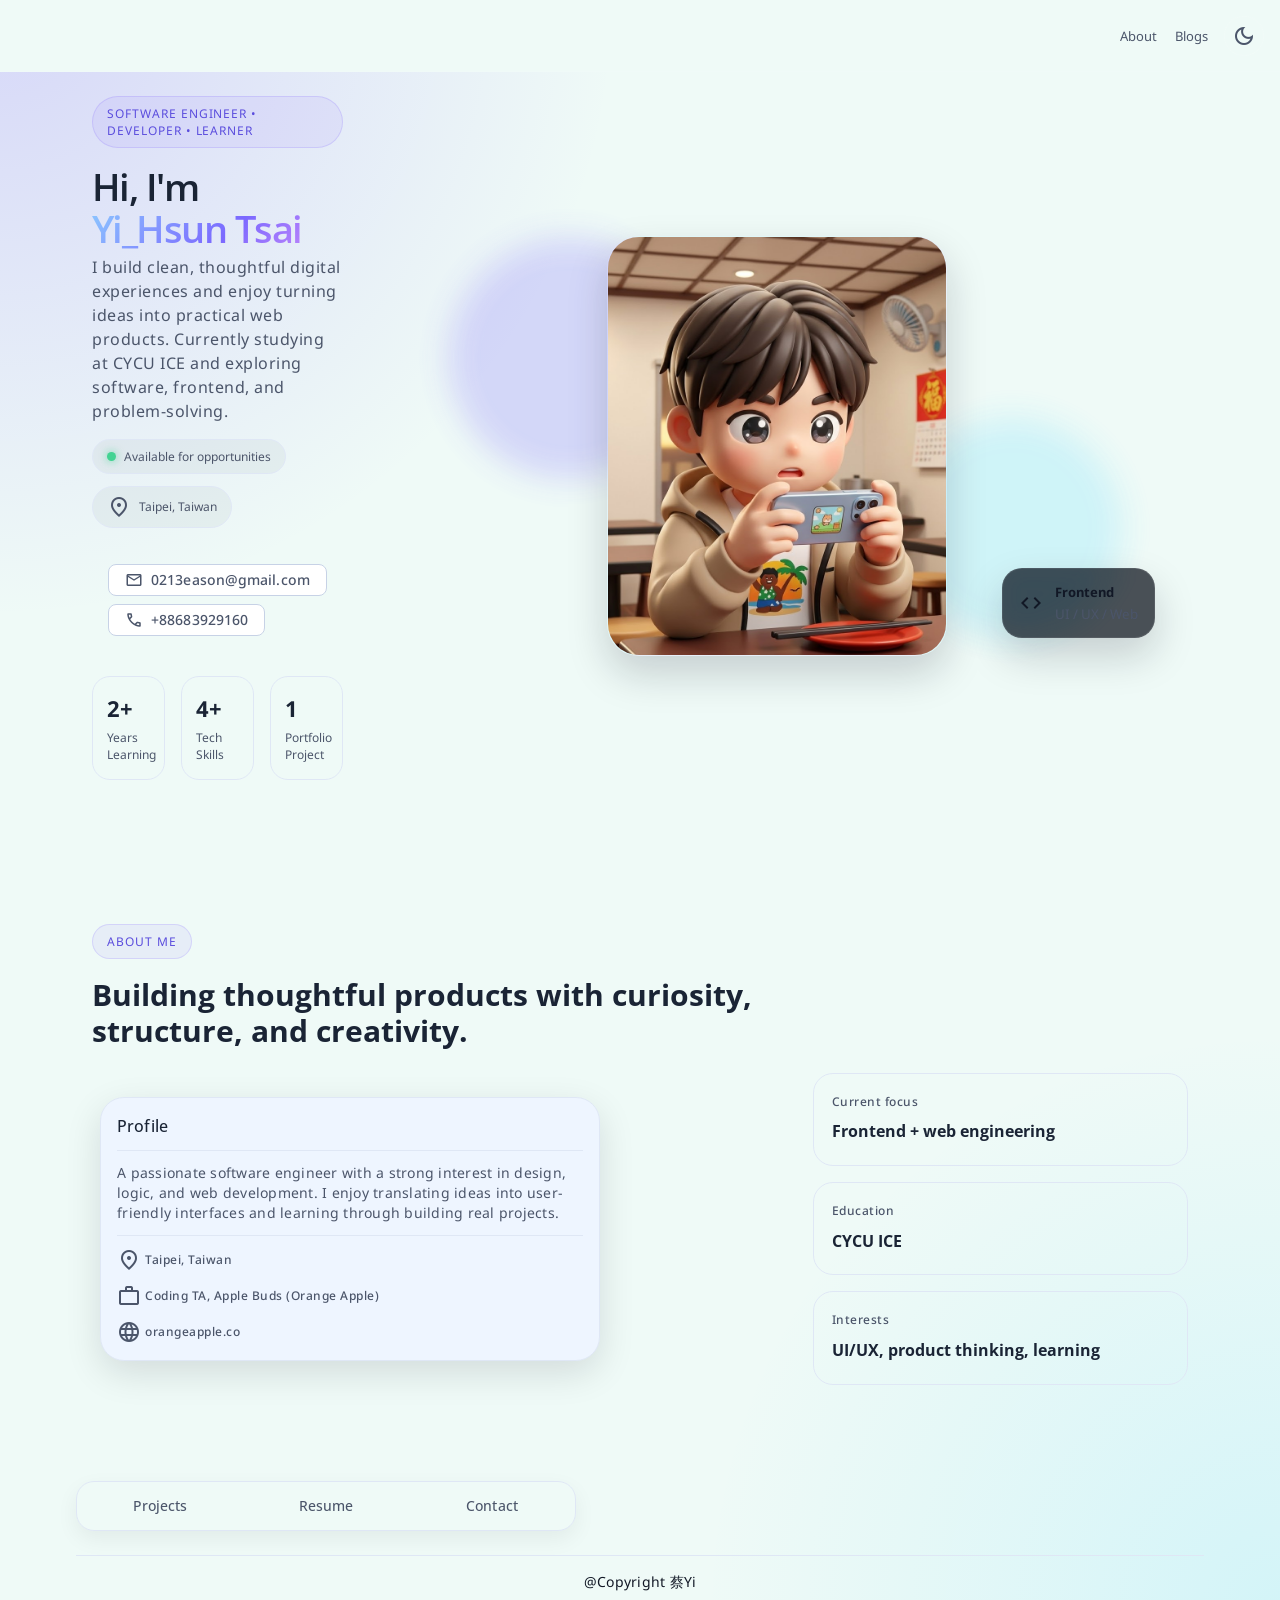
<file: index.html>
<!DOCTYPE html>
<html lang="en" data-theme="dark">

<head>
    <meta charset="UTF-8">
    <meta name="viewport" content="width=device-width, initial-scale=1.0">
    <title>Yi_Hsun Tsai | Personal Portfolio</title>
    <meta name="title" content="Yi_Hsun Tsai | Personal Portfolio">
    <meta name="description" content="Personal portfolio website for Yi_Hsun Tsai, software engineer and developer.">
    <link rel="shortcut icon" href="favicon.svg" type="image/svg+xml">
    <link rel="preconnect" href="https://fonts.googleapis.com">
    <link rel="preconnect" href="https://fonts.gstatic.com" crossorigin>
    <link href="https://fonts.googleapis.com/css2?family=Noto+Sans:wght@400;500;700&family=Open+Sans:wght@400;500;600;700&display=swap" rel="stylesheet">
    <link rel="stylesheet" href="https://fonts.googleapis.com/css2?family=Material+Symbols+Outlined:opsz,wght,FILL,GRAD@24,400,0,0" />
    <link rel="stylesheet" href="./css/style.css">
</head>

<body>
    <header class="topbar">
        <nav class="site-nav" aria-label="Main navigation">
            <a href="#about">About</a>
            <a href="./blogs.html">Blogs</a>
        </nav>

        <button class="icon-btn theme-btn" data-theme-btn aria-label="Toggle theme">
            <span class="material-symbols-outlined dark" aria-hidden="true">dark_mode</span>
            <span class="material-symbols-outlined light" aria-hidden="true">light_mode</span>
            <div class="state-layer"></div>
        </button>
    </header>

    <main>
        <article>
            <section class="section hero">
                <div class="container hero-shell">
                    <div class="hero-copy reveal">
                        <span class="eyebrow">Software Engineer • Developer • Learner</span>
                        <h1 class="display-small">Hi, I'm <span>Yi_Hsun Tsai</span></h1>
                        <p class="body-large section-text">
                            I build clean, thoughtful digital experiences and enjoy turning ideas into practical web products.
                            Currently studying at CYCU ICE and exploring software, frontend, and problem-solving.
                        </p>

                        <div class="hero-meta">
                            <span class="status-pill"><i class="dot"></i>Available for opportunities</span>
                            <span class="location-pill"><span class="material-symbols-outlined">location_on</span>Taipei, Taiwan</span>
                        </div>

                        <div class="btn-wrapper">
                            <a href="mailto:0213eason@gmail.com" class="chip">
                                <span class="material-symbols-outlined" aria-hidden="true">mail</span>
                                <span class="label-large">0213eason@gmail.com</span>
                                <div class="state-layer"></div>
                            </a>

                            <a href="tel:+88683929160" class="chip">
                                <span class="material-symbols-outlined" aria-hidden="true">call</span>
                                <span class="label-large">+88683929160</span>
                                <div class="state-layer"></div>
                            </a>
                        </div>

                        <ul class="quick-stats" aria-label="Quick stats">
                            <li>
                                <strong>2+</strong>
                                <span>Years Learning</span>
                            </li>
                            <li>
                                <strong>4+</strong>
                                <span>Tech Skills</span>
                            </li>
                            <li>
                                <strong>1</strong>
                                <span>Portfolio Project</span>
                            </li>
                        </ul>
                    </div>

                    <div class="hero-visual reveal">
                        <div class="orb orb-one"></div>
                        <div class="orb orb-two"></div>

                        <figure class="profile-card img-holder" style="--width: 340; --height: 420;">
                            <img src="./assets/images/myself_gimini.png" width="340" height="420" alt="Yi_Hsun Tsai" class="img-cover">
                        </figure>

                        <div class="floating-card card-small">
                            <span class="material-symbols-outlined" aria-hidden="true">code</span>
                            <div>
                                <strong>Frontend</strong>
                                <small>UI / UX / Web</small>
                            </div>
                        </div>
                    </div>
                </div>
            </section>

            <section id="about" class="section about-section">
                <div class="container">
                    <div class="section-heading reveal">
                        <span class="eyebrow">About Me</span>
                        <h2>Building thoughtful products with curiosity, structure, and creativity.</h2>
                    </div>

                    <div class="about-grid">
                        <div class="about-card reveal">
                            <h3 class="card-title title-medium">Profile</h3>
                            <p class="body-medium card-text">
                                A passionate software engineer with a strong interest in design, logic, and web development.
                                I enjoy translating ideas into user-friendly interfaces and learning through building real projects.
                            </p>

                            <ul class="about-list">
                                <li class="list-item">
                                    <span class="material-symbols-outlined" aria-hidden="true">location_on</span>
                                    <span class="label-medium">Taipei, Taiwan</span>
                                </li>
                                <li class="list-item">
                                    <span class="material-symbols-outlined" aria-hidden="true">work</span>
                                    <span class="label-medium">Coding TA, Apple Buds (Orange Apple)</span>
                                </li>
                                <li class="list-item">
                                    <span class="material-symbols-outlined" aria-hidden="true">language</span>
                                    <a href="https://orangeapple.co" class="label-medium">orangeapple.co</a>
                                </li>
                            </ul>
                        </div>

                        <div class="info-stack reveal">
                            <div class="info-card">
                                <span class="label-medium">Current focus</span>
                                <strong>Frontend + web engineering</strong>
                            </div>
                            <div class="info-card">
                                <span class="label-medium">Education</span>
                                <strong>CYCU ICE</strong>
                            </div>
                            <div class="info-card">
                                <span class="label-medium">Interests</span>
                                <strong>UI/UX, product thinking, learning</strong>
                            </div>
                        </div>
                    </div>
                </div>
            </section>

            <div class="article">
                <div>
                    <div class="primary-tabs reveal">
                        <button class="tab-btn" data-tab-btn="project">
                            <span class="tab-text title-small">Projects</span>
                            <div class="state-layer"></div>
                        </button>

                        <button class="tab-btn" data-tab-btn="resume">
                            <span class="tab-text title-small">Resume</span>
                            <div class="state-layer"></div>
                        </button>

                        <button class="tab-btn" data-tab-btn="contact">
                            <span class="tab-text title-small">Contact</span>
                            <div class="state-layer"></div>
                        </button>
                    </div>

                    <section id="projects" class="section tab-content" data-tab-content="project">
                        <div class="container">
                            <div class="section-heading project-heading reveal">
                                <span class="eyebrow">Featured Work</span>
                                <h2>Projects that combine learning, design, and practice.</h2>
                            </div>

                            <div class="project-list reveal">
                                <article class="card project-card">
                                    <figure class="card-banner img-holder" style="--width: 334; --height: 180;">
                                        <img src="./assets/images/project1.png" alt="Learning Web project" width="334" height="180" class="img-cover">
                                    </figure>
                                    <div class="card-content">
                                        <span class="label-large card-subtitle">Python Learning Web</span>
                                        <h3 class="title-large card-title">Learning_WEB</h3>
                                        <p class="body-medium card-text">A learning-oriented web project focused on simplifying coding concepts and encouraging self-study.</p>
                                    </div>
                                    <div class="project-meta">
                                        <span>HTML</span>
                                        <span>CSS</span>
                                        <span>JavaScript</span>
                                    </div>
                                    <a href="https://sites.google.com/d/17wIbK1n2WZLHs8DKaTL-RaWLem4tWsj2/p/1V8dNPVkJ26cA5-T7j4h91dYS1qDr-lkd/edit" class="state-layer" aria-label="Open Learning_WEB project"></a>
                                </article>

                                <article class="card project-card muted-card reveal">
                                    <div class="card-content">
                                        <span class="label-large card-subtitle">In progress</span>
                                        <h3 class="title-large card-title">Portfolio Evolution</h3>
                                        <p class="body-medium card-text">A modern personal website designed to showcase projects, skills, and personality in a cleaner visual language.</p>
                                    </div>
                                    <div class="project-meta">
                                        <span>Design</span>
                                        <span>UI</span>
                                        <span>Animation</span>
                                    </div>
                                </article>

                                <article class="card project-card muted-card reveal">
                                    <div class="card-content">
                                        <span class="label-large card-subtitle">Next up</span>
                                        <h3 class="title-large card-title">Product & App Ideas</h3>
                                        <p class="body-medium card-text">Exploring practical app concepts and interactive user experiences driven by real-world problems.</p>
                                    </div>
                                    <div class="project-meta">
                                        <span>UX</span>
                                        <span>Testing</span>
                                        <span>Build</span>
                                    </div>
                                </article>
                            </div>
                        </div>
                    </section>

                    <section class="section tab-content resume-tab" data-tab-content="resume">
                        <div class="container">
                            <div class="section-heading reveal">
                                <span class="eyebrow">Experience</span>
                                <h2>Learning through practice, service, and mentoring.</h2>
                            </div>

                            <ul class="experience-list reveal">
                                <li class="resume-item">
                                    <div class="resume-card">
                                        <p class="body-large">Coding TA, Apple Buds, Inc (Orange Apple)</p>
                                        <span class="label-medium card-subtitle">11/2025 - Present</span>
                                        <span class="body-medium card-text">Assisted in programming education and guided students through hands-on coding practice and logic development.</span>
                                    </div>
                                </li>

                                <li class="resume-item">
                                    <div class="resume-card">
                                        <p class="body-large">Store Associate, 7-ELEVEn (Taiwan)</p>
                                        <span class="label-medium card-subtitle">07/2024 - 09/2024</span>
                                        <span class="body-medium card-text">Managed fast-paced customer service, multi-tasking, and operational efficiency in a high-pressure environment.</span>
                                    </div>
                                </li>
                            </ul>

                            <div class="education-block reveal">
                                <h2 class="section-title title-small">Education</h2>
                                <ul class="list">
                                    <li class="resume-item">
                                        <div class="resume-card">
                                            <p class="body-large">Department of Information and Computer Engineering, Chung Yuan Christian University (Taiwan)</p>
                                            <span class="label-medium card-subtitle">2024 - 2028</span>
                                        </div>
                                    </li>

                                    <li class="resume-item">
                                        <div class="resume-card">
                                            <p class="body-large">Taipei Municipal Neihu Senior High School (Taiwan)</p>
                                            <span class="label-medium card-subtitle">2021 - 2024</span>
                                        </div>
                                    </li>

                                    <li class="resume-item">
                                        <div class="resume-card">
                                            <p class="body-large">Huaxing High School (Taiwan)</p>
                                            <span class="label-medium card-subtitle">2018 - 2021</span>
                                        </div>
                                    </li>
                                </ul>
                            </div>

                            <div class="skills-block reveal">
                                <h2 class="section-title title-small">Skills and Technologies</h2>
                                <ul class="resume-bottom-list">
                                    <li class="resume-bottom-item"><img src="./assets/images/c++.png" width="30" height="30" loading="lazy" alt="C++" class="icon"><span class="label-medium">C++</span></li>
                                    <li class="resume-bottom-item"><img src="./assets/images/html5.svg" width="28" height="28" loading="lazy" alt="HTML5" class="icon"><span class="label-medium">HTML5</span></li>
                                    <li class="resume-bottom-item"><img src="./assets/images/css3.svg" width="28" height="28" loading="lazy" alt="CSS3" class="icon"><span class="label-medium">CSS3</span></li>
                                    <li class="resume-bottom-item"><img src="./assets/images/javascript.svg" width="28" height="28" loading="lazy" alt="JavaScript" class="icon"><span class="label-medium">JavaScript</span></li>
                                    <li class="resume-bottom-item"><img src="./assets/images/python.png" width="28" height="28" loading="lazy" alt="Python" class="icon"><span class="label-medium">Python</span></li>
                                    <li class="resume-bottom-item"><img src="./assets/images/swift.png" width="28" height="28" loading="lazy" alt="Swift" class="icon"><span class="label-medium">Swift</span></li>
                                    <li class="resume-bottom-item"><img src="./assets/images/github.svg" width="28" height="28" loading="lazy" alt="GitHub" class="icon"><span class="label-medium">GitHub</span></li>
                                    <li class="resume-bottom-item"><img src="./assets/images/VS_code.svg" width="28" height="28" loading="lazy" alt="VS Code" class="icon"><span class="label-medium">VS Code</span></li>
                                </ul>
                            </div>
                        </div>
                    </section>

                    <section id="contact" class="section tab-content contact-tab" data-tab-content="contact">
                        <div class="container contact-layout">
                            <div class="contact-info reveal">
                                <h4 class="section-title title-small">Contact Info</h4>

                                <ul class="contact-info-list">
                                    <li class="contact-info-item">
                                        <div class="icon-box"><span class="material-symbols-outlined" aria-hidden="true">mail</span></div>
                                        <div class="info-content">
                                            <p class="label-small info-title">Mail</p>
                                            <a href="mailto:0213eason@gmail.com" class="label-small info-text">0213eason@gmail.com</a>
                                        </div>
                                    </li>

                                    <li class="contact-info-item">
                                        <div class="icon-box"><span class="material-symbols-outlined" aria-hidden="true">call</span></div>
                                        <div class="info-content">
                                            <p class="label-small info-title">Phone</p>
                                            <a href="tel:+88683929160" class="label-small info-text">+88683929160</a>
                                        </div>
                                    </li>

                                    <li class="contact-info-item">
                                        <div class="icon-box"><span class="material-symbols-outlined" aria-hidden="true">location_on</span></div>
                                        <div class="info-content">
                                            <p class="label-small info-title">Address</p>
                                            <span class="label-small info-text">Taipei, Taiwan</span>
                                        </div>
                                    </li>
                                </ul>

                                <h4 class="title-small social-title">Social</h4>
                                <div class="social-list">
                                    <a href="https://github.com/WinnerYi" class="social-item" aria-label="GitHub">
                                        <svg width="24" height="24" viewBox="0 0 16 16" fill="currentColor" xmlns="http://www.w3.org/2000/svg"><path d="M8 0C3.58 0 0 3.58 0 8c0 3.54 2.29 6.53 5.47 7.59.4.07.55-.17.55-.38 0-.19-.01-.82-.01-1.49-2.01.37-2.53-.49-2.69-.94-.09-.23-.48-.94-.82-1.13-.28-.15-.68-.52-.01-.53.63-.01 1.08.58 1.23.82.72 1.21 1.87.87 2.33.66.07-.52.28-.87.51-1.07-1.78-.2-3.64-.89-3.64-3.95 0-.87.31-1.59.82-2.15-.08-.2-.36-1.02.08-2.12 0 0 .67-.21 2.2.82.64-.18 1.32-.27 2-.27.68 0 1.36.09 2 .27 1.53-1.04 2.2-.82 2.2-.82.44 1.1.16 1.92.08 2.12.51.56.82 1.27.82 2.15 0 3.07-1.87 3.75-3.65 3.95.29.25.54.73.54 1.48 0 1.07-.01 1.93-.01 2.2 0 .21.15.46.55.38A8.013 8.013 0 0016 8c0-4.42-3.58-8-8-8z"/></svg>
                                    </a>
                                    <a href="https://x.com/Junivle" class="social-item" aria-label="X">
                                        <svg width="24" height="24" viewBox="0 0 24 24" fill="currentColor" xmlns="http://www.w3.org/2000/svg"><path d="M18.244 2H21.552L14.326 10.26L22.828 22H16.16L10.93 14.89L4.91 22H1.6L9.33 13.14L1.172 2H8.01L12.73 8.39L18.244 2Z"/></svg>
                                    </a>
                                    <a href="https://www.linkedin.com/in/eason-tsai-8aa7793a5/" class="social-item" aria-label="LinkedIn">
                                        <svg width="24" height="24" viewBox="0 0 24 24" fill="currentColor" xmlns="http://www.w3.org/2000/svg"><path d="M4.98 3.5C4.98 4.88 3.88 6 2.5 6C1.12 6 0 4.88 0 3.5C0 2.12 1.12 1 2.5 1C3.88 1 4.98 2.12 4.98 3.5ZM0.22 8.99H4.78V24H0.22V8.99ZM7.22 8.99H11.6V10.66H11.68C12.3 9.52 13.9 8.36 16.08 8.36C21.02 8.36 22 11.28 22 16.18V24H17.44V16.92C17.44 14.76 17.4 11.98 14.3 11.98C11.18 11.98 10.78 14.38 10.78 16.76V24H6.22V8.99H7.22Z"/></svg>
                                    </a>
                                    <a href="https://www.instagram.com/mr.tsai_winner/" class="social-item" aria-label="Instagram">
                                        <svg width="24" height="24" viewBox="0 0 24 24" fill="currentColor" xmlns="http://www.w3.org/2000/svg"><path d="M12 2.163c3.204 0 3.584.012 4.85.07 1.17.056 1.97.24 2.428.403a4.92 4.92 0 011.675 1.093 4.92 4.92 0 011.093 1.675c.163.458.347 1.258.403 2.428.058 1.266.07 1.645.07 4.85s-.012 3.584-.07 4.85c-.056 1.17-.24 1.97-.403 2.428a4.902 4.902 0 01-1.093 1.675 4.902 4.902 0 01-1.675 1.093c-.458.163-1.258.347-2.428.403-1.266.058-1.645.07-4.85.07s-3.584-.012-4.85-.07c-1.17-.056-1.97-.24-2.428-.403a4.92 4.92 0 01-1.675-1.093 4.92 4.92 0 01-1.093-1.675c-.163-.458-.347-1.258-.403-2.428-.058-1.266-.07-1.645-.07-4.85s.012-3.584.07-4.85c.056-1.17.24-1.97.403-2.428a4.902 4.902 0 011.093-1.675 4.902 4.902 0 011.675-1.093c.458-.163 1.258-.347 2.428-.403 1.266-.058 1.645-.07 4.85-.07zm0-2.163C8.741 0 8.332.012 7.052.07 5.773.128 4.87.308 4.068.635a6.987 6.987 0 00-2.55 1.643A6.987 6.987 0 00.635 4.068C.308 4.87.128 5.773.07 7.052.012 8.332 0 8.741 0 12s.012 3.668.07 4.948c.058 1.279.238 2.182.565 2.984a6.987 6.987 0 001.643 2.55 6.987 6.987 0 002.55 1.643c.802.327 1.705.507 2.984.565C8.332 23.988 8.741 24 12 24s3.668-.012 4.948-.07c1.279-.058 2.182-.238 2.984-.565a6.987 6.987 0 002.55-1.643 6.987 6.987 0 001.643-2.55c.327-.802.507-1.705.565-2.984C23.988 15.668 24 15.259 24 12s-.012-3.668-.07-4.948c-.058-1.279-.238-2.182-.565-2.984a6.987 6.987 0 00-1.643-2.55 6.987 6.987 0 00-2.55-1.643c-.802-.327-1.705-.507-2.984-.565C15.668.012 15.259 0 12 0zM12 5.838a6.162 6.162 0 100 12.324 6.162 6.162 0 000-12.324zm0 10.162a3.999 3.999 0 110-7.998 3.999 3.999 0 010 7.998zm6.406-11.845a1.44 1.44 0 11-2.88 0 1.44 1.44 0 012.88 0z"/></svg>
                                    </a>
                                </div>
                            </div>

                            <div class="contact-form reveal">
                                <h3 class="title-large">Let’s work together</h3>
                                <form action="" method="post" class="input-wrapper">
                                    <input type="text" name="name" placeholder="Name*" required class="input-field">
                                    <input type="email" name="email" placeholder="Email*" required class="input-field">
                                    <input type="text" name="subject" placeholder="Subject" required class="input-field">
                                    <textarea name="message" placeholder="Message*" required class="textarea"></textarea>
                                    <button class="btn" type="submit">
                                        <span class="label-large">Send Message</span>
                                        <div class="state-layer"></div>
                                    </button>
                                </form>
                            </div>
                        </div>
                    </section>
                </div>
            </div>
        </article>
    </main>

    <footer class="footer">
        <div class="container">
            <p class="body-medium">@Copyright 蔡Yi</p>
        </div>
    </footer>

    <script src="./js/script.js"></script>
</body>
</html>
</file>
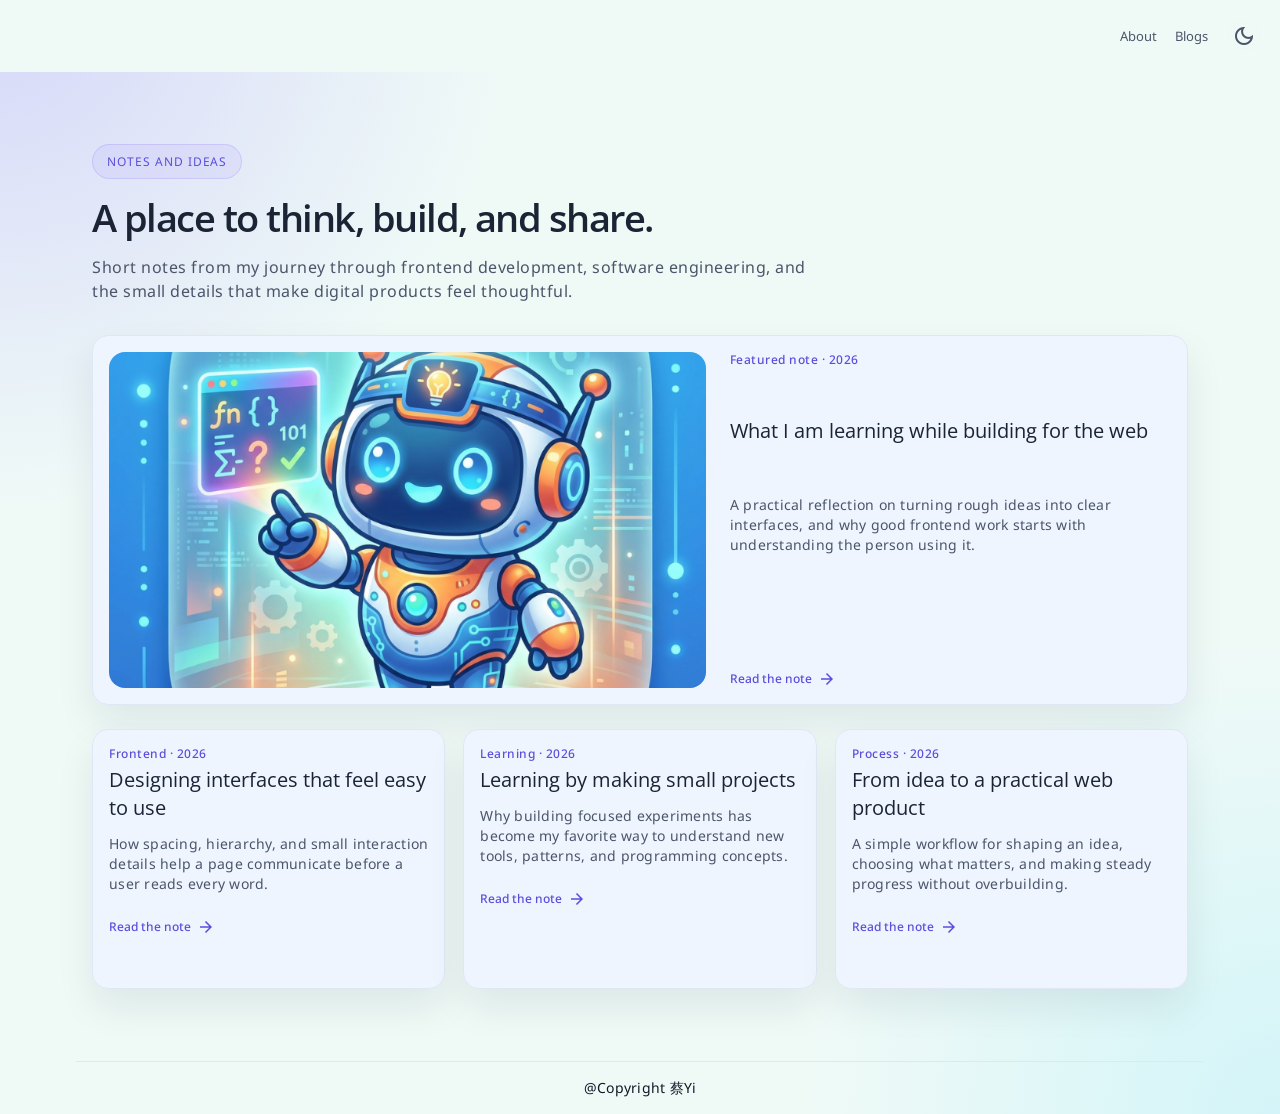
<file: blogs.html>
<!DOCTYPE html>
<html lang="en" data-theme="dark">

<head>
    <meta charset="UTF-8">
    <meta name="viewport" content="width=device-width, initial-scale=1.0">
    <title>Blogs | Yi_Hsun Tsai</title>
    <meta name="description" content="Notes about frontend development, learning, and building thoughtful digital products.">
    <link rel="shortcut icon" href="favicon.svg" type="image/svg+xml">
    <link rel="preconnect" href="https://fonts.googleapis.com">
    <link rel="preconnect" href="https://fonts.gstatic.com" crossorigin>
    <link href="https://fonts.googleapis.com/css2?family=Noto+Sans:wght@400;500;700&family=Open+Sans:wght@400;500;600;700&display=swap" rel="stylesheet">
    <link rel="stylesheet" href="https://fonts.googleapis.com/css2?family=Material+Symbols+Outlined:opsz,wght,FILL,GRAD@24,400,0,0">
    <link rel="stylesheet" href="./css/style.css">
</head>

<body class="blog-page">
    <header class="topbar">
        <nav class="site-nav" aria-label="Main navigation">
            <a href="./index.html#about">About</a>
            <a href="./blogs.html" aria-current="page">Blogs</a>
        </nav>

        <button class="icon-btn theme-btn" data-theme-btn aria-label="Toggle theme">
            <span class="material-symbols-outlined dark" aria-hidden="true">dark_mode</span>
            <span class="material-symbols-outlined light" aria-hidden="true">light_mode</span>
            <div class="state-layer"></div>
        </button>
    </header>

    <main>
        <article>
            <section class="section blog-hero">
                <div class="container">
                    <div class="blog-heading reveal">
                        <span class="eyebrow">Notes and Ideas</span>
                        <h1 class="display-small">A place to think, build, and share.</h1>
                        <p class="body-large">Short notes from my journey through frontend development, software engineering, and the small details that make digital products feel thoughtful.</p>
                    </div>

                    <article class="card blog-featured reveal">
                        <figure class="card-banner img-holder" style="--width: 640; --height: 360;">
                            <img src="./assets/images/project1.png" width="640" height="360" alt="A coding project on a laptop" class="img-cover">
                        </figure>
                        <div class="card-content">
                            <span class="label-medium blog-date">Featured note · 2026</span>
                            <h2 class="title-large card-title">What I am learning while building for the web</h2>
                            <p class="body-medium card-text">A practical reflection on turning rough ideas into clear interfaces, and why good frontend work starts with understanding the person using it.</p>
                            <a href="#latest" class="blog-link">Read the note <span class="material-symbols-outlined" aria-hidden="true">arrow_forward</span></a>
                        </div>
                    </article>

                    <div id="latest" class="blog-list">
                        <article class="card blog-card reveal">
                            <div class="card-content">
                                <span class="label-medium blog-date">Frontend · 2026</span>
                                <h2 class="title-large card-title">Designing interfaces that feel easy to use</h2>
                                <p class="body-medium card-text">How spacing, hierarchy, and small interaction details help a page communicate before a user reads every word.</p>
                                <a href="#" class="blog-link">Read the note <span class="material-symbols-outlined" aria-hidden="true">arrow_forward</span></a>
                            </div>
                        </article>

                        <article class="card blog-card reveal">
                            <div class="card-content">
                                <span class="label-medium blog-date">Learning · 2026</span>
                                <h2 class="title-large card-title">Learning by making small projects</h2>
                                <p class="body-medium card-text">Why building focused experiments has become my favorite way to understand new tools, patterns, and programming concepts.</p>
                                <a href="#" class="blog-link">Read the note <span class="material-symbols-outlined" aria-hidden="true">arrow_forward</span></a>
                            </div>
                        </article>

                        <article class="card blog-card reveal">
                            <div class="card-content">
                                <span class="label-medium blog-date">Process · 2026</span>
                                <h2 class="title-large card-title">From idea to a practical web product</h2>
                                <p class="body-medium card-text">A simple workflow for shaping an idea, choosing what matters, and making steady progress without overbuilding.</p>
                                <a href="#" class="blog-link">Read the note <span class="material-symbols-outlined" aria-hidden="true">arrow_forward</span></a>
                            </div>
                        </article>
                    </div>
                </div>
            </section>
        </article>
    </main>

    <footer class="footer">
        <div class="container">
            <p class="body-medium">@Copyright 蔡Yi</p>
        </div>
    </footer>

    <script src="./js/script.js"></script>
</body>
</html>
</file>
<file: css/style.css>
/*-----------------------------------*
  #style.css
*-----------------------------------*/

:root {
  --background-light: #effaf7;
  --on-background-light: #121826;
  --surface-light: #f8fbff;
  --on-surface-light: #1a2435;
  --on-surface-variant-light: #4b556a;
  --surface-container-low-light: #eef5ff;
  --surface-container-light: #f4f1ff;
  --surface-bright-light: #ffffff;
  --primary-light: #5b4ddd;
  --on-primary-light: #ffffff;
  --outline-light: #c7d2e6;
  --outline-variant-light: #dfe7f5;

  --background-dark: #08111f;
  --on-background-dark: #edf5ff;
  --surface-dark: #101a2a;
  --on-surface-dark: #edf5ff;
  --on-surface-variant-dark: #b4bfd7;
  --surface-container-low-dark: #131d2f;
  --surface-container-dark: #172338;
  --surface-bright-dark: #1d2a41;
  --primary-dark: #a9b8ff;
  --on-primary-dark: #1d2543;
  --outline-dark: #3b4a63;
  --outline-variant-dark: #2a3854;

  --font-primary: 'Open Sans', sans-serif;
  --font-secondary: 'Noto Sans', sans-serif;

  --base-font-size: 62.5%;
  --display-large: 5.7rem;
  --display-medium: 4.5rem;
  --display-small: 3.8rem;
  --headline-large: 3.2rem;
  --headline-medium: 2.8rem;
  --headline-small: 2.4rem;
  --title-large: 2rem;
  --title-medium: 1.6rem;
  --title-small: 1.4rem;
  --label-large: 1.4rem;
  --label-medium: 1.2rem;
  --label-small: 1.1rem;
  --body-large: 1.6rem;
  --body-medium: 1.4rem;
  --body-small: 1.2rem;

  --weight-regular: 400;
  --weight-medium: 500;

  --shape-corner-extra-small: 4px;
  --shape-corner-small: 8px;
  --shape-corner-medium: 16px;
  --shape-corner-large: 24px;
  --shape-corner-full: 999px;
  --shape-corner-circle: 50%;

  --elevation-1: 0px 18px 40px rgba(12, 18, 34, 0.18);
  --section-padding: 72px;
  --top-bar-height: 72px;
}

[data-theme="light"] {
  color-scheme: light;
  --background: var(--background-light);
  --on-background: var(--on-background-light);
  --surface: var(--surface-bright-light);
  --on-surface: var(--on-surface-light);
  --on-surface-variant: var(--on-surface-variant-light);
  --surface-container-low: var(--surface-container-low-light);
  --surface-container: var(--surface-container-light);
  --surface-bright: var(--surface-bright-light);
  --primary: var(--primary-light);
  --on-primary: var(--on-primary-light);
  --outline: var(--outline-light);
  --outline-variant: var(--outline-variant-light);
}

[data-theme="dark"] {
  color-scheme: dark;
  --background: var(--background-dark);
  --on-background: var(--on-background-dark);
  --surface: var(--surface-bright-dark);
  --on-surface: var(--on-surface-dark);
  --on-surface-variant: var(--on-surface-variant-dark);
  --surface-container-low: var(--surface-container-low-dark);
  --surface-container: var(--surface-container-dark);
  --surface-bright: var(--surface-bright-dark);
  --primary: var(--primary-dark);
  --on-primary: var(--on-primary-dark);
  --outline: var(--outline-dark);
  --outline-variant: var(--outline-variant-dark);
}

:root {
  --motion-duration-short-1: 180ms;
  --motion-easing-linear: cubic-bezier(0.2, 0, 0.2, 1);
}

*, *::before, *::after {
  margin: 0;
  padding: 0;
  box-sizing: border-box;
}

li { list-style: none; }
a, img, span, input, button, textarea { display: block; }

a {
  color: inherit;
  text-decoration: none;
}

img { height: auto; }

input, button, textarea {
  background: none;
  border: none;
  font: inherit;
}

input, textarea { width: 100%; }
button { cursor: pointer; }
textarea { resize: none; }

html {
  font-family: var(--font-secondary);
  font-size: var(--base-font-size);
  scroll-behavior: smooth;
}

body {
  background:
    radial-gradient(circle at top left, rgba(125, 92, 255, 0.22), transparent 30%),
    radial-gradient(circle at bottom right, rgba(52, 211, 255, 0.15), transparent 28%),
    var(--background);
  color: var(--on-background);
  font-size: var(--body-large);
  min-height: 100vh;
}

.display-large { font-family: var(--font-primary); font-size: var(--display-large); font-weight: var(--weight-regular); line-height: 64px; letter-spacing: -0.25px; }
.display-medium { font-family: var(--font-primary); font-size: var(--display-medium); font-weight: var(--weight-regular); line-height: 52px; }
.display-small { font-family: var(--font-primary); font-size: var(--display-small); font-weight: 600; line-height: 1.1; letter-spacing: -0.04em; }
.headline-large { font-family: var(--font-primary); font-size: var(--headline-large); font-weight: var(--weight-regular); line-height: 40px; }
.headline-medium { font-family: var(--font-primary); font-size: var(--headline-medium); font-weight: var(--weight-regular); line-height: 36px; }
.headline-small { font-family: var(--font-primary); font-size: var(--headline-small); font-weight: var(--weight-regular); line-height: 32px; }
.title-large { font-family: var(--font-primary); font-size: var(--title-large); font-weight: var(--weight-regular); line-height: 28px; }
.title-medium { font-family: var(--font-primary); font-size: var(--title-medium); font-weight: var(--weight-medium); line-height: 24px; letter-spacing: 0.15px; }
.title-small { font-family: var(--font-primary); font-size: var(--title-small); font-weight: var(--weight-medium); line-height: 20px; letter-spacing: 0.1px; }
.body-large { font-size: var(--body-large); font-weight: var(--weight-regular); line-height: 24px; letter-spacing: 0.5px; }
.body-medium { font-size: var(--body-medium); font-weight: var(--weight-regular); line-height: 20px; letter-spacing: 0.25px; }
.body-small { font-size: var(--body-small); font-weight: var(--weight-regular); line-height: 16px; letter-spacing: 0.4px; }
.label-large { font-size: var(--label-large); font-weight: var(--weight-medium); line-height: 20px; letter-spacing: 0.1px; }
.label-medium { font-size: var(--label-medium); font-weight: var(--weight-medium); line-height: 16px; letter-spacing: 0.5px; }
.label-small { font-size: var(--label-small); font-weight: var(--weight-medium); line-height: 16px; letter-spacing: 0.5px; }

.material-symbols-outlined {
  width: 1em;
  height: 1em;
  display: block;
  font-variation-settings: 'FILL' 0, 'wght' 400, 'GRAD' 0, 'opsz' 24;
}

:has(> .state-layer) {
  position: relative;
  overflow: hidden;
  z-index: 1;
}

.state-layer {
  position: absolute;
  inset: 0;
  background-color: var(--state-layer-bg);
  transition: opacity var(--motion-duration-short-1) var(--motion-easing-linear);
  opacity: 0;
}

:has(> .state-layer):hover .state-layer { opacity: 0.08; }
:has(> .state-layer):is(:focus, :focus-visible, :active) .state-layer { opacity: 0.12; }

.section { padding-block: var(--section-padding); }
.container { padding-inline: 20px; max-width: 1200px; margin-inline: auto; }
.img-holder { aspect-ratio: var(--width) / var(--height); background-color: transparent; overflow: hidden; }
.img-cover { width: 100%; height: 100%; object-fit: cover; }
.tab-content:not(.active) { display: none; }
.section-title { margin-block-end: 16px; }

.topbar {
  position: fixed;
  top: 0;
  left: 0;
  width: 100%;
  height: var(--top-bar-height);
  display: flex;
  justify-content: space-between;
  align-items: center;
  padding-inline: 24px;
  background: rgba(8, 17, 31, 0.45);
  backdrop-filter: blur(12px);
  border-bottom: 1px solid rgba(255, 255, 255, 0.08);
  z-index: 20;
}

.site-nav {
  display: flex;
  align-items: center;
  gap: 18px;
  margin-inline-end: 16px;
  color: var(--on-surface-variant);
  font-size: 1.3rem;
}

.site-nav a {
  position: relative;
  padding-block: 8px;
  transition: color 180ms ease;
}

.site-nav a::after {
  content: "";
  position: absolute;
  inset: auto 0 -4px 0;
  height: 2px;
  border-radius: 99px;
  background: var(--primary);
  transform: scaleX(0);
  transform-origin: left;
  transition: transform 200ms ease;
}

.site-nav a:hover::after,
.site-nav a:focus-visible::after { transform: scaleX(1); }

.theme-btn {
  width: 44px;
  height: 44px;
  display: grid;
  place-items: center;
  color: var(--on-surface-variant);
  border-radius: var(--shape-corner-full);
  background: rgba(255,255,255,0.04);
  border: 1px solid rgba(255,255,255,0.08);
  --state-layer-bg: var(--on-surface-variant);
}

[data-theme="dark"] .theme-btn .dark,
[data-theme="light"] .theme-btn .light { display: none; }

.hero {
  padding-block-start: calc(var(--top-bar-height) + 48px);
  overflow: hidden;
}

.hero-shell {
  display: grid;
  grid-template-columns: 1.15fr 0.85fr;
  gap: 32px;
  align-items: center;
}

.hero-copy,
.hero-visual,
.about-card,
.info-card,
.project-card,
.resume-card,
.contact-form,
.contact-info,
.card,
.primary-tabs {
  animation: fadeUp 0.8s ease both;
}

.eyebrow {
  display: inline-flex;
  align-items: center;
  gap: 8px;
  padding: 8px 14px;
  border-radius: var(--shape-corner-full);
  background: rgba(124, 92, 255, 0.08);
  border: 1px solid rgba(124, 92, 255, 0.18);
  color: var(--primary);
  font-size: 1.2rem;
  letter-spacing: 0.08em;
  text-transform: uppercase;
  margin-bottom: 18px;
}

.hero h1 {
  max-width: 620px;
  color: var(--on-surface);
}

.hero h1 span {
  background: linear-gradient(135deg, #8cc7ff 0%, #7b69ff 55%, #d48ef9 100%);
  -webkit-background-clip: text;
  background-clip: text;
  color: transparent;
}

.section-text {
  margin-block: 18px 22px;
  max-width: 600px;
  color: var(--on-surface-variant);
}

.hero-meta {
  display: flex;
  flex-wrap: wrap;
  gap: 12px;
  margin-bottom: 20px;
}

.status-pill,
.location-pill {
  display: inline-flex;
  align-items: center;
  gap: 8px;
  background: rgba(18, 24, 38, 0.04);
  border: 1px solid var(--outline-variant);
  border-radius: var(--shape-corner-full);
  padding: 8px 14px;
  color: var(--on-surface-variant);
  font-size: 1.2rem;
}

.dot {
  width: 9px;
  height: 9px;
  border-radius: 50%;
  background: #42d392;
  box-shadow: 0 0 10px rgba(66, 211, 146, 0.8);
}

.btn-wrapper {
  display: flex;
  flex-wrap: wrap;
  gap: 12px;
  margin-bottom: 24px;
}

.chip {
  position: relative;
  height: 42px;
  display: inline-flex;
  align-items: center;
  gap: 8px;
  padding-inline: 16px;
  border: 1px solid var(--outline);
  border-radius: var(--shape-corner-small);
  background: rgba(255, 255, 255, 0.02);
  color: var(--on-surface-variant);
  --state-layer-bg: var(--on-surface-variant);
  transition: transform 180ms ease, border-color 180ms ease;
}

.chip:hover { transform: translateY(-1px); border-color: var(--primary); }

.quick-stats {
  display: grid;
  grid-template-columns: repeat(3, minmax(0, 1fr));
  gap: 16px;
  max-width: 560px;
}

.quick-stats li {
  background: rgba(255,255,255,0.02);
  border: 1px solid var(--outline-variant);
  border-radius: 18px;
  padding: 16px 14px;
  display: grid;
  gap: 6px;
}

.quick-stats strong {
  font-size: 2.2rem;
  color: var(--on-surface);
}

.quick-stats span {
  font-size: 1.2rem;
  color: var(--on-surface-variant);
}

.hero-visual {
  position: relative;
  min-height: 500px;
  display: grid;
  place-items: center;
}

.profile-card {
  position: relative;
  width: min(86%, 340px);
  border-radius: 32px;
  overflow: hidden;
  box-shadow: var(--elevation-1);
  border: 1px solid rgba(255, 255, 255, 0.08);
  background: linear-gradient(180deg, rgba(124,92,255,0.08), rgba(52,211,255,0.09));
  transform: translateY(8px);
  animation: float 4.2s ease-in-out infinite;
}

.orb {
  position: absolute;
  border-radius: 50%;
  filter: blur(16px);
  opacity: 0.8;
}

.orb-one {
  width: 240px;
  height: 240px;
  background: rgba(116, 92, 255, 0.28);
  top: 10%;
  left: 10%;
}

.orb-two {
  width: 220px;
  height: 220px;
  background: rgba(60, 214, 255, 0.22);
  right: 8%;
  bottom: 10%;
}

.floating-card {
  position: absolute;
  right: 4%;
  bottom: 10%;
  display: flex;
  align-items: center;
  gap: 12px;
  padding: 14px 16px;
  background: rgba(9, 15, 24, 0.72);
  border: 1px solid rgba(255,255,255,0.08);
  border-radius: 20px;
  backdrop-filter: blur(12px);
  box-shadow: var(--elevation-1);
  animation: float 5s ease-in-out infinite reverse;
}

.floating-card strong, .floating-card small { display: block; }
.floating-card strong { font-size: 1.3rem; }
.floating-card small { color: var(--on-surface-variant); margin-top: 4px; }

.about-section {
  padding-top: 12px;
}

.section-heading {
  margin-bottom: 24px;
}

.section-heading h2 {
  max-width: 660px;
  font-family: var(--font-primary);
  font-size: clamp(2rem, 3vw, 3rem);
  line-height: 1.2;
  color: var(--on-surface);
}

.about-grid {
  display: grid;
  grid-template-columns: 1.3fr 0.7fr;
  gap: 24px;
}

.about-card {
  background: rgba(255,255,255,0.02);
  border: 1px solid var(--outline-variant);
  border-radius: 24px;
  padding: 24px;
  color: var(--on-surface-variant);
  box-shadow: 0 12px 36px rgba(5, 10, 22, 0.12);
}

.about-card .card-title {
  color: var(--on-surface);
  margin-bottom: 12px;
}

.about-card .card-text {
  border-block: 1px solid var(--outline-variant);
  padding-block: 16px;
  margin-block-end: 16px;
}

.about-list {
  display: grid;
  gap: 12px;
}

.list-item {
  display: flex;
  align-items: center;
  gap: 10px;
  color: var(--on-surface-variant);
}

.info-stack {
  display: grid;
  gap: 16px;
}

.info-card {
  background: rgba(255,255,255,0.02);
  border: 1px solid var(--outline-variant);
  border-radius: 20px;
  padding: 20px 18px;
  display: grid;
  gap: 8px;
}

.info-card span { color: var(--on-surface-variant); }
.info-card strong { color: var(--on-surface); font-family: var(--font-primary); }

.article {
  display: block;
}

.primary-tabs {
  max-width: 1200px;
  margin: 0 auto 20px;
  background: rgba(255,255,255,0.02);
  border: 1px solid var(--outline-variant);
  border-radius: 18px;
  display: grid;
  grid-template-columns: repeat(3, minmax(0, 1fr));
  box-shadow: 0 8px 22px rgba(0,0,0,0.06);
  overflow: hidden;
}

.tab-btn {
  position: relative;
  height: 54px;
  display: grid;
  place-items: center;
  color: var(--on-surface-variant);
  --state-layer-bg: var(--on-surface-variant);
}

.tab-btn.active {
  color: var(--primary);
  background: rgba(123, 105, 255, 0.08);
  --state-layer-bg: var(--primary);
}

.tab-text {
  position: relative;
  height: 54px;
  line-height: 54px;
}

.tab-text::after {
  content: "";
  position: absolute;
  left: 0;
  bottom: 0;
  width: 100%;
  height: 3px;
  border-radius: 3px 3px 0 0;
  background: var(--primary);
  opacity: 0;
}

.tab-btn.active .tab-text::after { opacity: 1; }

.project-heading {
  margin-top: 12px;
}

.project-list {
  display: grid;
  grid-template-columns: repeat(auto-fit, minmax(260px, 1fr));
  gap: 18px;
}

.card {
  position: relative;
  background: var(--surface-container-low);
  border: 1px solid var(--outline-variant);
  border-radius: 22px;
  padding: 18px;
  display: grid;
  gap: 16px;
  --state-layer-bg: var(--on-surface);
  box-shadow: 0 18px 38px rgba(14, 20, 35, 0.08);
  transition: transform 220ms ease, box-shadow 220ms ease;
}

.card:hover {
  transform: translateY(-4px);
  box-shadow: 0 22px 48px rgba(14, 20, 35, 0.12);
}

.card-banner {
  border-radius: 18px;
  overflow: hidden;
}

.card-content {
  display: grid;
  gap: 6px;
}

.card-subtitle { color: var(--on-surface-variant); }
.card-title { color: var(--on-surface); }
.card-text { color: var(--on-surface-variant); }

.project-meta {
  display: flex;
  flex-wrap: wrap;
  gap: 8px;
}

.project-meta span {
  padding: 6px 10px;
  border-radius: var(--shape-corner-full);
  border: 1px solid var(--outline-variant);
  background: rgba(255,255,255,0.02);
  color: var(--on-surface-variant);
  font-size: 1.1rem;
}

.muted-card {
  background: linear-gradient(180deg, rgba(255,255,255,0.02), rgba(124,92,255,0.04));
}

.resume-tab .container,
.contact-tab .container {
  display: grid;
  gap: 24px;
}

.experience-list,
.list {
  display: grid;
  grid-template-columns: repeat(auto-fit, minmax(280px, 1fr));
  gap: 18px;
}

.resume-tab .experience-list,
.resume-tab .list {
  grid-template-columns: 1fr;
}

.resume-item {
  position: relative;
}

.resume-item::before {
  content: "";
  position: absolute;
  left: 12px;
  top: 0;
  bottom: -12px;
  width: 2px;
  background: linear-gradient(180deg, rgba(123,105,255,0.7), transparent);
}

.resume-card {
  position: relative;
  background: rgba(255,255,255,0.02);
  border: 1px solid var(--outline-variant);
  border-radius: 20px;
  padding: 18px 18px 18px 22px;
  display: grid;
  gap: 8px;
}

.resume-card::before {
  content: "";
  position: absolute;
  left: -8px;
  top: 18px;
  width: 12px;
  height: 12px;
  border-radius: 50%;
  background: var(--primary);
  box-shadow: 0 0 0 5px rgba(123,105,255,0.12);
}

.resume-card .card-subtitle { color: var(--primary); }

.skills-block {
  margin-top: 16px;
}

.resume-bottom-list {
  display: grid;
  grid-template-columns: repeat(auto-fit, minmax(150px, 1fr));
  gap: 12px;
}

.resume-bottom-item {
  background: rgba(255,255,255,0.02);
  border: 1px solid var(--outline-variant);
  display: flex;
  align-items: center;
  gap: 10px;
  padding: 12px 14px;
  border-radius: 14px;
}

.contact-layout {
  grid-template-columns: 0.9fr 1.1fr;
}

.contact-info,
.contact-form {
  background: rgba(255,255,255,0.02);
  border: 1px solid var(--outline-variant);
  border-radius: 24px;
  padding: 24px;
}

.contact-info-list {
  display: grid;
  gap: 16px;
  padding-block-end: 18px;
  border-block-end: 1px solid var(--outline-variant);
  margin-bottom: 18px;
}

.contact-info-item {
  display: flex;
  align-items: center;
  gap: 14px;
}

.icon-box {
  width: 48px;
  height: 48px;
  flex-shrink: 0;
  display: grid;
  place-items: center;
  border-radius: 14px;
  background: rgba(123,105,255,0.08);
  color: var(--primary);
}

.info-content {
  display: grid;
  gap: 6px;
}

.info-title {
  color: var(--on-surface-variant);
  opacity: 0.72;
}

.info-text {
  color: var(--on-surface-variant);
}

.social-title {
  margin-block: 18px 12px;
}

.social-list {
  display: flex;
  gap: 12px;
}

.social-item {
  width: 42px;
  height: 42px;
  display: grid;
  place-items: center;
  border-radius: 12px;
  background: rgba(255,255,255,0.02);
  border: 1px solid var(--outline-variant);
  color: var(--on-surface);
  transition: transform 200ms ease, border-color 200ms ease;
}

.social-item:hover { transform: translateY(-2px); border-color: var(--primary); }

.contact-form h3 {
  margin-bottom: 18px;
  color: var(--on-surface);
}

.input-wrapper {
  display: grid;
  gap: 14px;
}

.input-field,
.textarea {
  color: var(--on-surface);
  padding: 13px 16px;
  border: 1px solid var(--outline);
  border-radius: 12px;
  background: rgba(255,255,255,0.01);
  transition: box-shadow 180ms ease, border-color 180ms ease;
}

.textarea {
  min-height: 120px;
  padding: 16px;
}

.input-field::placeholder,
.textarea::placeholder { color: var(--on-surface-variant); }

.input-field:focus,
.textarea:focus {
  outline: none;
  border-color: var(--primary);
  box-shadow: 0 0 0 4px rgba(123,105,255,0.12);
}

.btn {
  height: 48px;
  display: grid;
  place-items: center;
  padding-inline: 24px;
  background: linear-gradient(135deg, var(--primary), #7f8cff);
  color: var(--on-primary);
  border-radius: var(--shape-corner-full);
  border: none;
  overflow: hidden;
  --state-layer-bg: var(--on-primary);
  box-shadow: 0 18px 30px rgba(106, 91, 255, 0.28);
}

@keyframes fadeUp {
  from {
    opacity: 0;
    transform: translateY(18px);
  }
  to {
    opacity: 1;
    transform: translateY(0);
  }
}

@keyframes float {
  0%, 100% { transform: translateY(0px); }
  50% { transform: translateY(-8px); }
}

.reveal {
  opacity: 0;
  transform: translateY(20px);
  transition: opacity 600ms ease, transform 600ms ease;
}

.reveal.is-visible {
  opacity: 1;
  transform: translateY(0);
}

@media (max-width: 900px) {
  .hero-shell,
  .about-grid,
  .contact-layout {
    grid-template-columns: 1fr;
  }

  .site-nav {
    display: flex;
    gap: 12px;
    font-size: 1.2rem;
  }

  .hero-shell {
    gap: 10px;
  }
}

@media (max-width: 640px) {
  :root {
    --display-small: 3rem;
  }

  .topbar {
    padding-inline: 16px;
  }

  .site-nav {
    gap: 8px;
    font-size: 1.1rem;
  }

  .quick-stats {
    grid-template-columns: 1fr;
  }

  .primary-tabs {
    margin-inline: 12px;
  }

  .project-list,
  .resume-bottom-list,
  .experience-list,
  .list {
    grid-template-columns: 1fr;
  }

  .section {
    padding-block: 56px;
  }
}



/*-----------------------------------*\
  #REUSED STYLE
\*-----------------------------------*/

.material-symbols-outlined {
  width: 1em;
  height: 1em;
  display: block;
  font-variation-settings: 
  'FILL' 0,
  'wght' 400,
  'GRAD' 0,
  'opsz' 24;
}

:has(> .state-layer) {
  position: relative;
  overflow: hidden;
  z-index: 1;
}

.state-layer {
  position: absolute;
  inset: 0;
  background-color: var(--state-layer-bg);
  transition: var(--motion-duration-short-1) var(--motion-easing-linear);
  opacity: 0;
} 

:has(> .state-layer):hover .state-layer { opacity: 0.08; }

:has(> .state-layer):is(:focus, :focus-visible, :active) .state-layer { opacity: 0.12; }

.section { padding-block: var(--section-padding); }

.container { padding-inline: 16px; }

.img-holder {
  aspect-ratio: var(--width) / var(--height);
  background-color: transparent;
  overflow: hidden;
}

.img-cover {
  width: 100%;
  height: 100%;
  object-fit: cover;
}






.tab-content:not(.active) { display: none; }


.section-title {margin-block-end: 16px; }



/*-----------------------------------*\
  #COMPONENT
\*-----------------------------------*/

/**
 * BUTTON
 */

 .icon-btn {
  width: 40px;
  height: 40px;
  display: grid;
  place-items: center;
 }

.btn {
  height: 40px;
  display: grid;
  place-items: center;
  padding-inline: 24px;
  border-radius: var(--shape-corner-full);
  background-color: var(--primary);
  color: var(--on-primary);
  font-weight:  var(--weight-medium);
  overflow: hidden;
  --state-layer-bg: var(--on-primary);
}

.btn:hover:not(:focus) { box-shadow: var(--elevation-1); }


/**
 * TAB
 */

 .primary-tabs {
  background-color: var(--background);
  margin-block-start: 24px;
  margin-inline: 16px;
  display: grid;
  grid-template-columns: repeat(3, 1fr);
  justify-content: center;
  border-block-end: 1px solid var(--outline-variant);

 }

 .tab-btn {
  height: 48px;
  width: 100%;
  display: grid;
  place-content: center;
  /* background-color: var(--surface); */
  color: var(--on-surface-variant);
  --state-layer-bg: var(--on-surface-variant);
 }

 .tab-btn.active { 
  color: var(--primary); 
  --state-layer-bg: var(--primary);
}

.tab-text {
  position: relative;
  height: 48px;
  line-height: 48px;
}

.tab-text::after {
  content: "";
  position: absolute;
  bottom: 0;
  left: 0;
  width: 100%;
  height: 3px;
  border-radius: 3px 3px 0 0;
  background-color: var(--primary);
  opacity: 0;
}

.tab-btn.active .tab-text::after {opacity: 1;}


/**
 * CHIP
 */

 .chip {
    height: 32px;
    max-width: max-content;
    display: flex;
    justify-content: center;
    align-items: center;
    gap: 8px;
    padding-inline: 16px;
    border: 1px solid var(--outline);
    border-radius: var(--shape-corner-small);
    background-color: var(--surface);
    color: var(--on-surface-variant);
    --state-layer-bg: var(--on-surface-variant);
 }

 .chip .material-symbols-outlined { font-size: 1.8rem; }

/**
 * CARD
 */

 .card {
  background-color: var(--surface-container-low);
  border-radius: var(--shape-corner-medium);
  padding: 16px;
  display: grid;
  gap: 16px;
  --state-layer-bg: var(--on-surface);
 }

 .card-banner { border-radius: var(--shape-corner-medium);}

 .card-content {
  display: grid;
  gap: 4px;
 }

 .card-subtitle { color: var(--on-surface-variant); }

 .card-title { color: var(--on-surface); }

/**
 * INPUT FIELD
 */


 .input-field,

 .textarea {
  color: var(--on-surface);
  padding: 13px 16px;
  box-shadow: inset 0 0 0 1px var(--outline);
  border-radius: var(--shape-corner-extra-small);
  outline: none;
  transition: box-shadow var(--motion-duration-short-1) var(--motion-easing-linear);
 }

 .textarea {
  height: 120px;
  padding: 16px;
 }

 :where(.input-field, .textarea)::placeholder { color: var(--on-surface-variant); }


 :where(.input-field, .textarea):focus { box-shadow: inset 0 0 0 2px var(--primary); }




/*-----------------------------------*\
  #TOP BAR
\*-----------------------------------*/

.topbar {
  background-color: var(--background);
  position: fixed;
  top: 0;
  left: 0;
  width: 100%;
  height: var(--top-bar-height);
  display: flex;
  justify-content: flex-end;
  align-items: center;
  padding-inline: 16px;
  z-index: 4;
}

[data-theme = "dark"] .logo .light,
[data-theme = "light"] .logo .dark { display: none; }

[data-theme = "dark"] .logo .dark,
[data-theme = "light"] .logo .light { display: block; }

.theme-btn {
  color: var(--on-surface-variant);
  --state-layer-bg: var(--on-surface-variant);
  border-radius: var(--shape-corner-full);
  overflow: hidden;
}

[data-theme="dark"] .theme-btn .dark,
[data-theme="light"] .theme-btn .light {display: none; }





/*-----------------------------------*\
  #HERO
\*-----------------------------------*/
.hero { padding-block-start: calc(var(--top-bar-height) + 24px); }

.hero .container {
  display: grid;
  align-items: center;
  gap: 24px;
}

.hero-banner {
  width: 240px;
  border-radius: var(--shape-corner-circle);
}

.hero-content { max-width: 500px; }

.hero .section-subtitle { color: var(--on-surface-variant); }

.hero .section-text {
  margin-block: 5px 16px;
  color: var(--on-surface-variant);
}

.hero .btn-wrapper {
  display: flex;
  flex-wrap: wrap;
  gap: 8px;
  padding: 16px;
}




/*-----------------------------------*\
  #ABOUT CARD
\*-----------------------------------*/

.about-card {
  background-color: var(--surface-container-low);
  color: var(--on-surface-variant);
  margin-inline: 16px;
  padding: 16px;
  margin-block-start: 24px;
  border-radius: var(--shape-corner-large);
}

.about-card .card-title { color: var(--on-surface);}

.about-card .card-text {
  margin-block: 12px;
  padding-block: 12px;
  border-block: 1px solid var(--outline-variant);
}

.about-list {
  display: grid;
  gap: 12px;
}

.list-item {
  display: flex;
  align-items: center;
  gap: 4px;
}




/*-----------------------------------*\
  #PROJECT
\*-----------------------------------*/

.profect-list {
  display: grid;
  grid-template-columns: repeat(auto-fit, minmax(260pxm 1fr));
  gap: 12px;
}





/*-----------------------------------*\
  #RESUME
\*-----------------------------------*/



.resume-tab .list {
  display: grid;
  grid-template-columns: 1fr;
  gap: 24px;
  margin-block-end: 28px;
}

.resume-card {
  display: grid;
  gap: 4px;
}

.resume-card .card-subtitle { color: var(--primary);}

.resume-card .card-text {color: var(--on-surface-variant);}

.resume-bottom-list {
  display: grid;
  grid-template-columns: repeat(auto-fit, minmax(150px, 1fr));
  gap: 12px;
}

.resume-bottom-item {
  background-color: var(--surface-container);
  display: flex;
  align-items: center;
  gap: 8px;
  padding: 12px;
  border-radius: var(--shape-corner-small);
}


.resume-bottom-item .icon {height: 28px; }


/*-----------------------------------*\
  #CONTACT
\*-----------------------------------*/


.contact-tab { padding-block-end: 0;}

.contact-tab .container { padding-block-end: 24px; }

.contact-info,

.contact-info-list {
  display: grid;
  gap: 12px;
}

.contact-info {margin-block-end: 24px; }

.contact-info-list {
  padding-block-end: 12px;
  border-block-end: 1px solid var(--outline-variant);
}

.contact-info-item {
  display: flex;
  align-items: center;
  gap: 12px;
}

.contact-info .icon-box {
  width: 48px;
  height: 48px;
  flex-shrink: 0;
  display: grid;
  place-items: center;
  color: var(--on-surface-variant);
}


.info-content {
  display: grid;
  gap: 4px;
}

.info-title {
  color: var(--on-surface-variant);
  opacity: 0.6;
}

.info-text { color: var(--on-surface-variant); }

.social-list {
  display: flex;
  gap: 12px;
}

.social-item { padding: 12px; }

.input-wrapper {
  margin-block-start: 16px;
  display: grid;
  gap: 10px;
}

.contact-form {
  background-color: var(--surface-container);
  padding: 16px;
  margin-block-end: 16px;
  border-radius: var(--shape-corner-medium);
}

.blog-page .blog-hero {
  padding-block-start: calc(var(--top-bar-height) + 72px);
}

.blog-heading {
  max-width: 720px;
  margin-block-end: 32px;
}

.blog-heading h1,
.blog-heading p {
  color: var(--on-surface);
}

.blog-heading p {
  margin-block-start: 16px;
  color: var(--on-surface-variant);
}

.blog-featured {
  display: grid;
  grid-template-columns: minmax(0, 1.15fr) minmax(280px, 0.85fr);
  gap: 24px;
  align-items: stretch;
  margin-block-end: 24px;
}

.blog-featured .card-banner {
  height: 100%;
  min-height: 280px;
  min-width: 0;
  width: 100%;
}

.blog-featured .card-banner img {
  min-width: 0;
  height: 100%;
}

.blog-featured .card-content {
  min-width: 0;
}

.blog-card {
  min-height: 260px;
}

.blog-card .card-content {
  height: 100%;
  align-content: start;
}

.blog-card .card-text {
  margin-block-start: 8px;
}

.blog-date {
  color: var(--primary);
}

.blog-list {
  display: grid;
  grid-template-columns: repeat(3, minmax(0, 1fr));
  gap: 18px;
}

.blog-link {
  display: inline-flex;
  align-items: center;
  gap: 6px;
  margin-block-start: auto;
  padding-block-start: 20px;
  color: var(--primary);
  font-size: 1.2rem;
  font-weight: var(--weight-medium);
}

.blog-link .material-symbols-outlined {
  font-size: 1.8rem;
  transition: transform 180ms ease;
}

.blog-card:hover .blog-link .material-symbols-outlined,
.blog-featured:hover .blog-link .material-symbols-outlined {
  transform: translateX(3px);
}

@media (max-width: 900px) {
  .blog-featured {
    grid-template-columns: 1fr;
  }
}

@media (max-width: 640px) {
  .blog-page .blog-hero {
    padding-block-start: calc(var(--top-bar-height) + 48px);
  }

  .blog-list {
    grid-template-columns: 1fr;
  }
}


/*-----------------------------------*\
  #FOOTER
\*-----------------------------------*/


.footer .container{
  text-align: center;
  padding: 16px;
  border-block-start: 1px solid var(--outline-variant);

}




/*-----------------------------------*\
  #MEDIA QUERIES
\*-----------------------------------*/



/** 
* responsive for larger than 768px screen
*/

@media (min-width: 768px) {

  /**
  *  REUSED STYLE
  */


  .article {
    display: block;
  }

  .about-card,
  .primary-tabs {
    max-width: 500px;
    margin-inline: 0;
    margin-block: 24px;
    position: sticky;
    top: calc(var(--top-bar-height) + 12px);
    z-index: 2;
  }

  /**
  *  HERO
  */

  .hero .container { grid-template-columns: 0.2fr 1fr; }
}





/** 
* responsive for larger than 1200px screen
*/

@media (min-width: 1200px) {

  /**
  *  REUSED STYLE
  */

  .container,
  .article {
    max-width: 1128px;
    margin-inline: auto;
  }


  /**
  *  ABOUT
  */
  .about-card { margin-inline: 8px; }

  /**
  *  CONTACT
  */

  .contact-tab .container { 
    display: grid;
    align-items: flex-start;
    grid-template-columns: 0.6fr 1fr;
    gap: 24px;
  }
}
</file>
